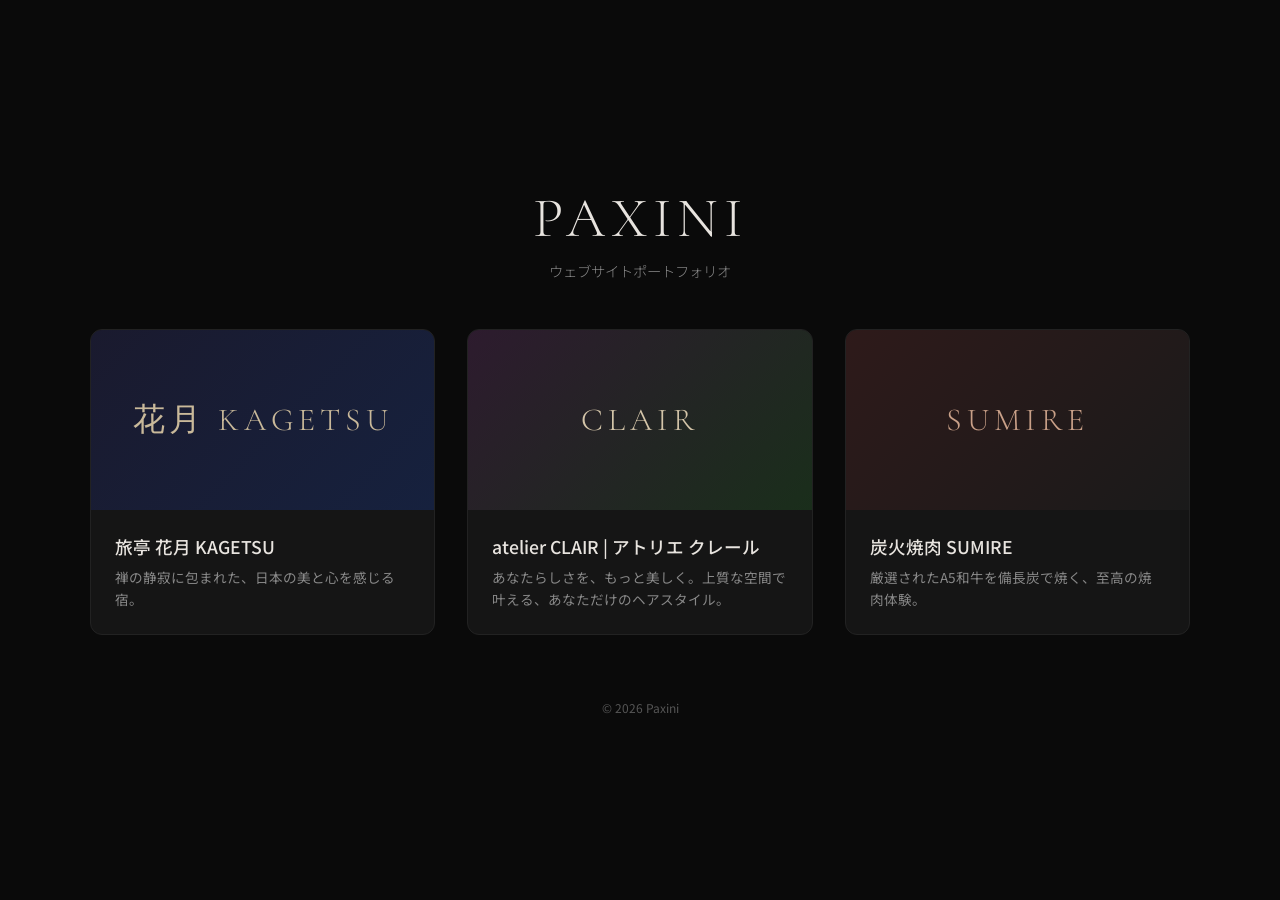
<file: index.html>
<!DOCTYPE html>
<html lang="ja">
<head>
  <meta charset="UTF-8">
  <meta name="viewport" content="width=device-width, initial-scale=1.0">
  <title>Paxini - ウェブサイトポートフォリオ</title>
  <link rel="preconnect" href="https://fonts.googleapis.com">
  <link rel="preconnect" href="https://fonts.gstatic.com" crossorigin>
  <link href="https://fonts.googleapis.com/css2?family=Noto+Sans+JP:wght@300;400;500;700&family=Cormorant+Garamond:wght@300;400;500;600&display=swap" rel="stylesheet">
  <style>
    *, *::before, *::after { margin: 0; padding: 0; box-sizing: border-box; }
    body {
      font-family: 'Noto Sans JP', sans-serif;
      background: #0a0a0a;
      color: #e8e4df;
      min-height: 100vh;
      display: flex;
      flex-direction: column;
      align-items: center;
      justify-content: center;
      padding: 2rem;
    }
    h1 {
      font-family: 'Cormorant Garamond', serif;
      font-weight: 300;
      font-size: clamp(2rem, 5vw, 3.5rem);
      letter-spacing: 0.1em;
      margin-bottom: 0.5rem;
      text-align: center;
    }
    .subtitle {
      font-weight: 300;
      font-size: 0.9rem;
      color: #888;
      margin-bottom: 3rem;
      text-align: center;
    }
    .grid {
      display: grid;
      grid-template-columns: repeat(auto-fit, minmax(300px, 1fr));
      gap: 2rem;
      max-width: 1100px;
      width: 100%;
    }
    .card {
      background: #151515;
      border: 1px solid #222;
      border-radius: 12px;
      overflow: hidden;
      transition: transform 0.3s ease, border-color 0.3s ease;
      text-decoration: none;
      color: inherit;
      display: block;
    }
    .card:hover {
      transform: translateY(-6px);
      border-color: #444;
    }
    .card-visual {
      height: 180px;
      display: flex;
      align-items: center;
      justify-content: center;
      font-family: 'Cormorant Garamond', serif;
      font-size: 2rem;
      font-weight: 300;
      letter-spacing: 0.15em;
    }
    .card-hotel .card-visual {
      background: linear-gradient(135deg, #1a1a2e, #16213e);
      color: #c9b99a;
    }
    .card-salon .card-visual {
      background: linear-gradient(135deg, #2d1b2e, #1a2e1b);
      color: #d4c5a9;
    }
    .card-yakiniku .card-visual {
      background: linear-gradient(135deg, #2e1a1a, #1a1a1a);
      color: #c9a088;
    }
    .card-body {
      padding: 1.5rem;
    }
    .card-body h2 {
      font-size: 1.1rem;
      font-weight: 500;
      margin-bottom: 0.5rem;
    }
    .card-body p {
      font-size: 0.85rem;
      color: #888;
      line-height: 1.6;
    }
    footer {
      margin-top: 4rem;
      font-size: 0.75rem;
      color: #555;
    }
  </style>
</head>
<body>
  <h1>PAXINI</h1>
  <p class="subtitle">ウェブサイトポートフォリオ</p>
  <div class="grid">
    <a class="card card-hotel" href="hotel_website/index.html">
      <div class="card-visual">花月 KAGETSU</div>
      <div class="card-body">
        <h2>旅亭 花月 KAGETSU</h2>
        <p>禅の静寂に包まれた、日本の美と心を感じる宿。</p>
      </div>
    </a>
    <a class="card card-salon" href="salon_website/index.html">
      <div class="card-visual">CLAIR</div>
      <div class="card-body">
        <h2>atelier CLAIR | アトリエ クレール</h2>
        <p>あなたらしさを、もっと美しく。上質な空間で叶える、あなただけのヘアスタイル。</p>
      </div>
    </a>
    <a class="card card-yakiniku" href="yakiniku_website/index.html">
      <div class="card-visual">SUMIRE</div>
      <div class="card-body">
        <h2>炭火焼肉 SUMIRE</h2>
        <p>厳選されたA5和牛を備長炭で焼く、至高の焼肉体験。</p>
      </div>
    </a>
  </div>
  <footer>&copy; 2026 Paxini</footer>
</body>
</html>
</file>
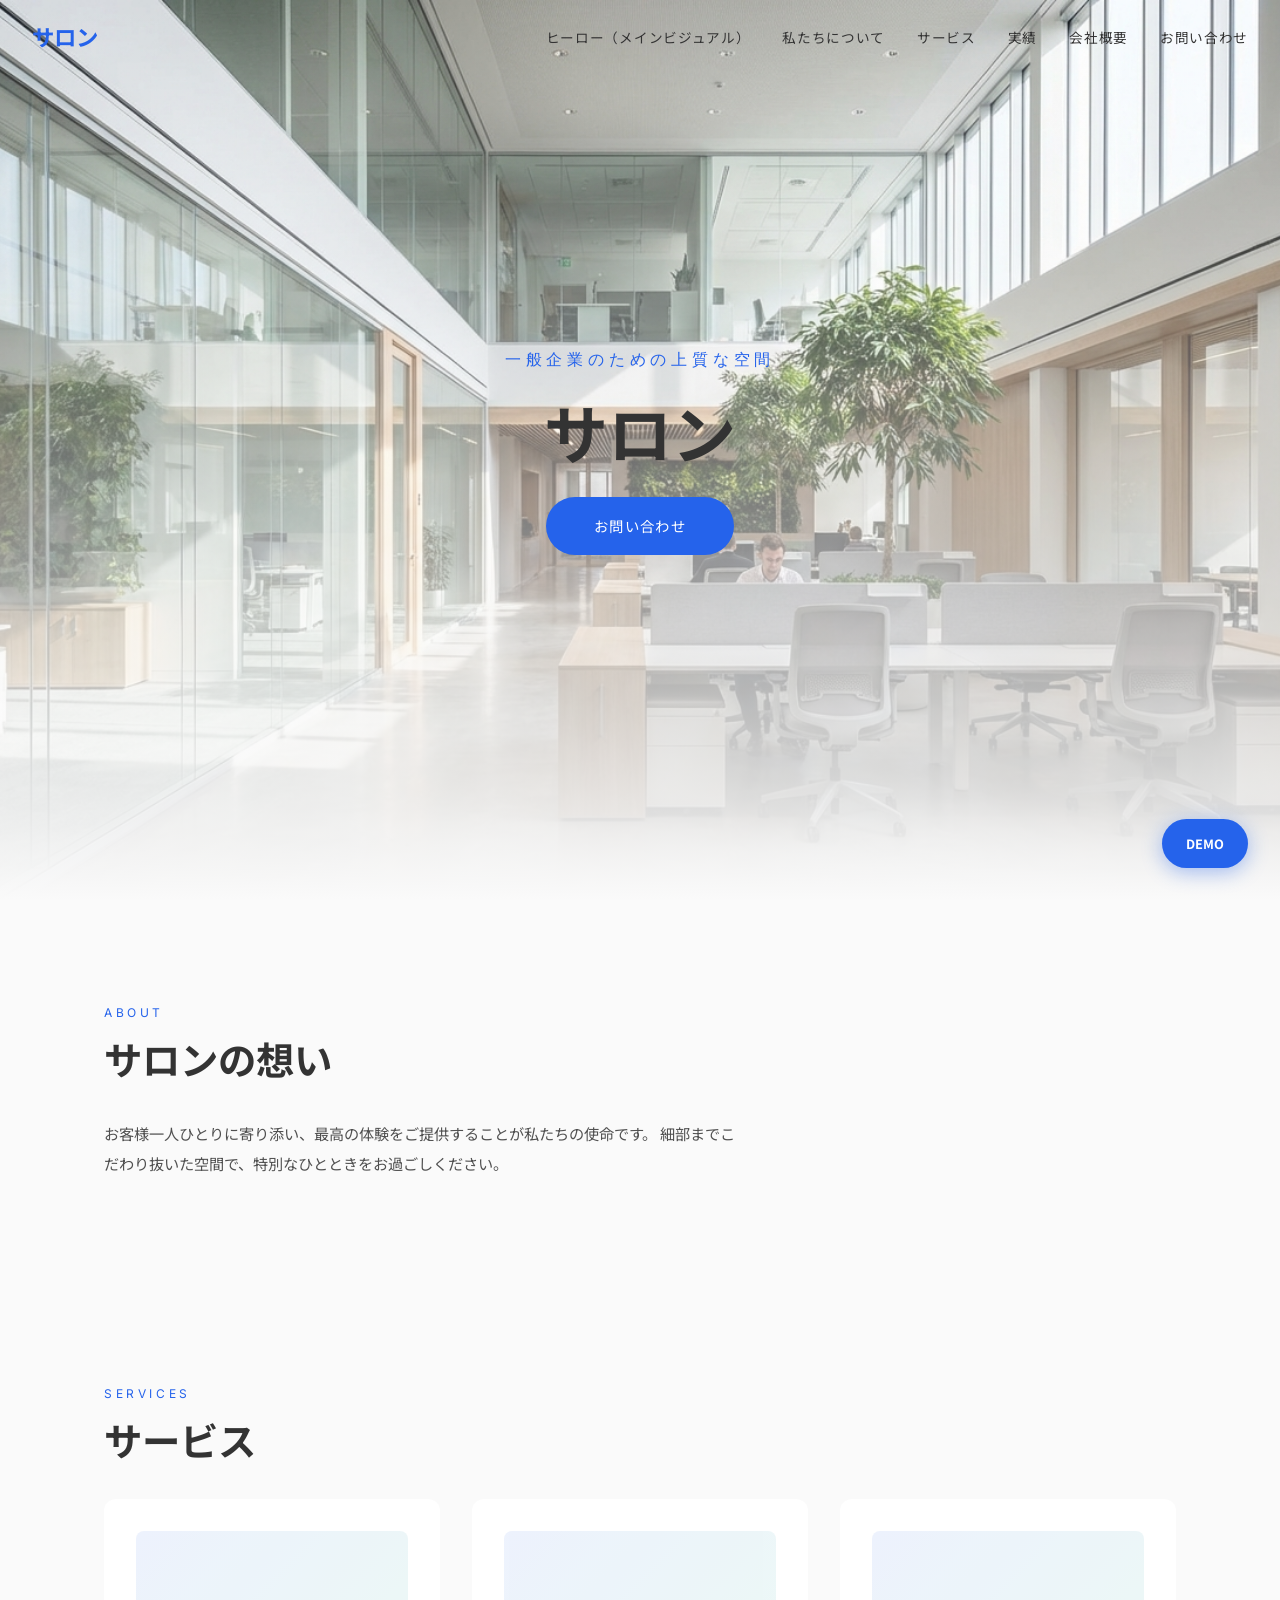
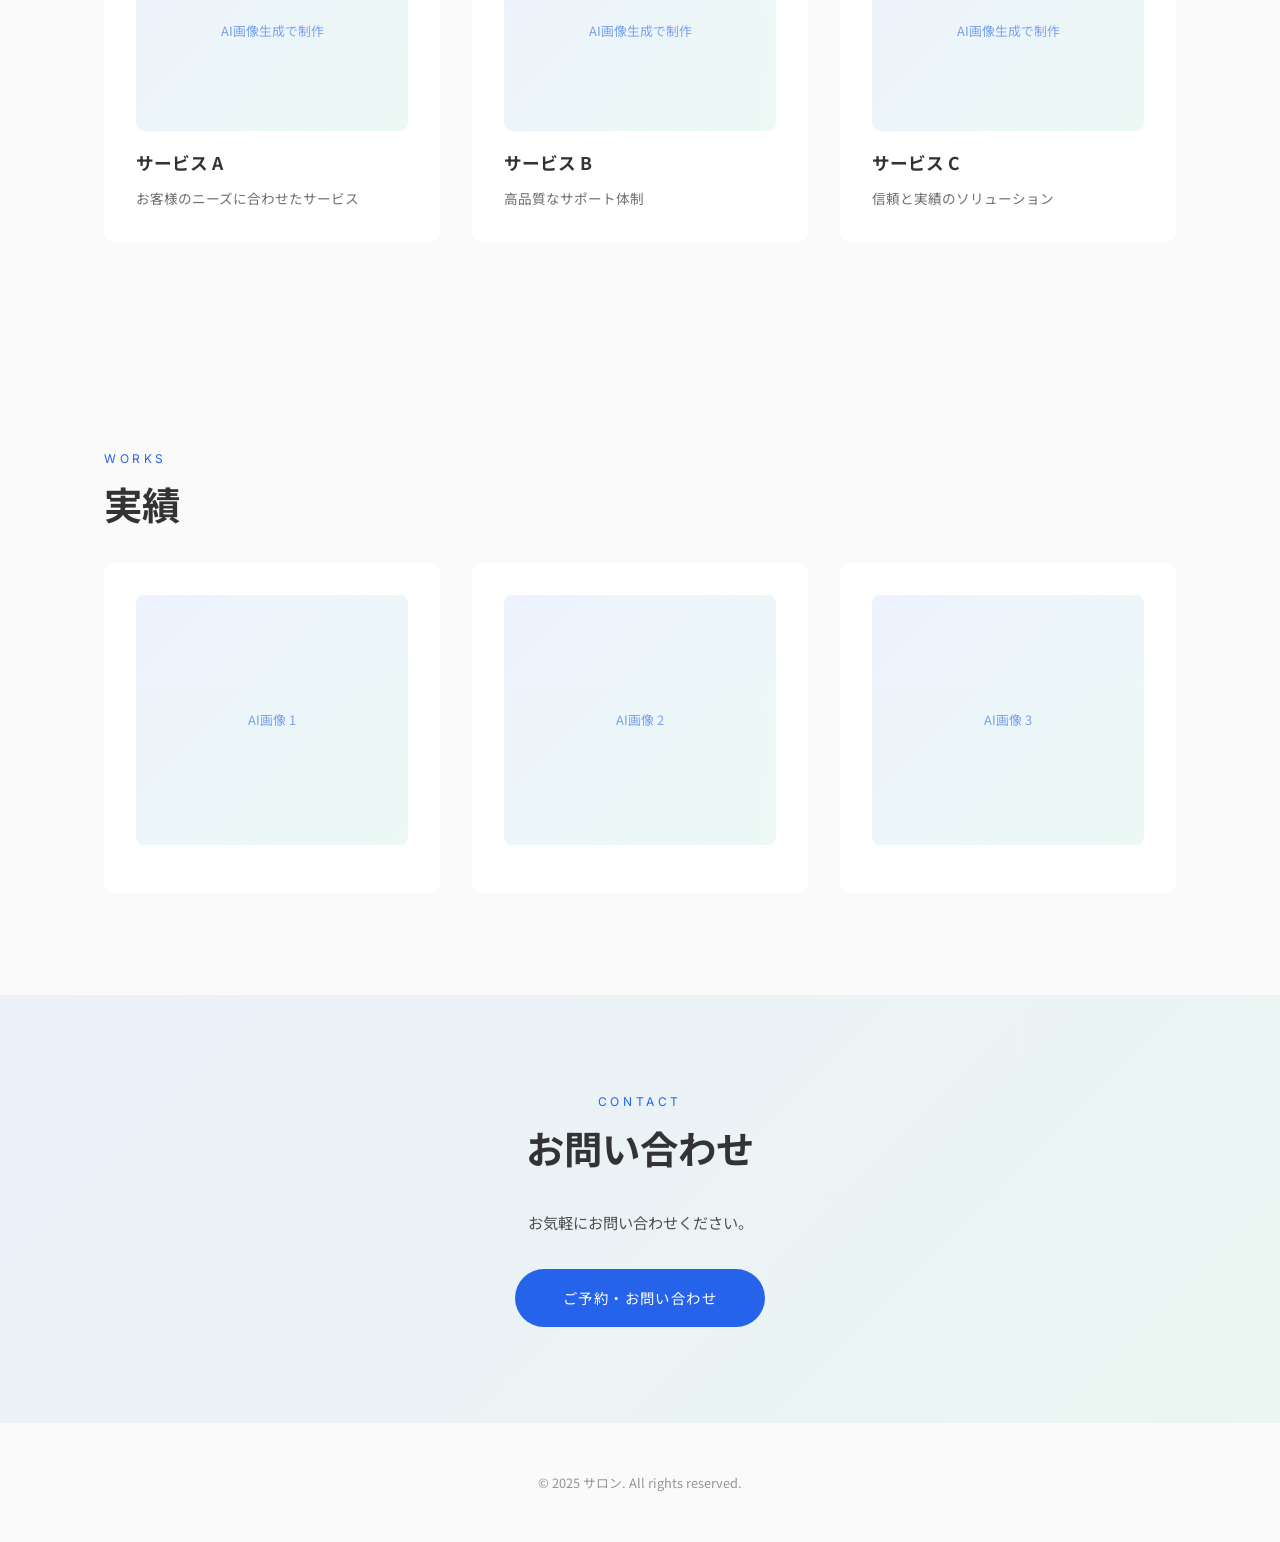
<file: coconala_pipeline/output/demo_4861773/index.html>
<!DOCTYPE html>
<html lang="ja">
<head>
<meta charset="UTF-8">
<meta name="viewport" content="width=device-width, initial-scale=1.0">
<title>サロン — Demo</title>
<link rel="preconnect" href="https://fonts.googleapis.com">
<link href="https://fonts.googleapis.com/css2?family=Noto+Sans+JP&family=Noto+Sans+JP:wght@300;400;500;700&family=Inter&display=swap" rel="stylesheet">
<style>
:root {
    --color-bg: #FAFAFA;
    --color-text: #333333;
    --color-accent: #2563EB;
    --color-accent2: #10B981;
    --color-surface: #FFFFFF;
    --font-display: 'Noto Sans JP', serif;
    --font-body: 'Noto Sans JP', sans-serif;
    --font-accent: 'Inter', sans-serif;
}
*, *::before, *::after { box-sizing: border-box; margin: 0; padding: 0; }
html { scroll-behavior: smooth; }
body {
    font-family: var(--font-body);
    background: var(--color-bg);
    color: var(--color-text);
    line-height: 1.8;
    overflow-x: hidden;
}

/* === NAV === */
.nav {
    position: fixed; top: 0; left: 0; right: 0; z-index: 100;
    padding: 1rem 2rem;
    display: flex; align-items: center; justify-content: space-between;
    transition: background 0.3s, box-shadow 0.3s;
}
.nav.scrolled {
    background: #FFFFFFee;
    backdrop-filter: blur(10px);
    box-shadow: 0 2px 20px rgba(0,0,0,0.08);
}
.nav-logo {
    font-family: var(--font-display);
    font-size: 1.4rem;
    font-weight: 700;
    color: var(--color-accent);
    text-decoration: none;
}
.nav-links { display: flex; gap: 2rem; list-style: none; }
.nav-links a {
    color: var(--color-text);
    text-decoration: none;
    font-size: 0.85rem;
    letter-spacing: 0.05em;
    transition: color 0.3s;
}
.nav-links a:hover { color: var(--color-accent); }

/* === HERO === */
.hero {
    min-height: 100vh;
    display: flex; align-items: center; justify-content: center;
    position: relative;
    background: linear-gradient(135deg, #FAFAFA, #FFFFFF);
    overflow: hidden;
}
.hero-overlay {
    position: absolute; inset: 0;
    background: linear-gradient(to bottom,
        #FAFAFA00 0%, #FAFAFA88 60%, #FAFAFA 100%);
    z-index: 1;
}
.hero-content {
    position: relative; z-index: 2;
    text-align: center;
    padding: 2rem;
}
.hero-subtitle {
    font-family: var(--font-accent);
    font-size: clamp(0.75rem, 1.5vw, 1rem);
    letter-spacing: 0.3em;
    color: var(--color-accent);
    margin-bottom: 1rem;
}
.hero-title {
    font-family: var(--font-display);
    font-size: clamp(2rem, 5vw, 4rem);
    font-weight: 700;
    line-height: 1.3;
    margin-bottom: 1.5rem;
}
.hero-cta {
    display: inline-block;
    padding: 1rem 3rem;
    background: var(--color-accent);
    color: #FFFFFF;
    text-decoration: none;
    font-size: 0.9rem;
    letter-spacing: 0.1em;
    border-radius: 50px;
    transition: transform 0.3s, box-shadow 0.3s;
}
.hero-cta:hover {
    transform: translateY(-2px);
    box-shadow: 0 8px 30px #2563EB44;
}

/* === SECTIONS === */
.section {
    padding: clamp(4rem, 8vw, 8rem) clamp(1rem, 5vw, 4rem);
    max-width: 1200px;
    margin: 0 auto;
}
.section-label {
    font-family: var(--font-accent);
    font-size: 0.75rem;
    letter-spacing: 0.3em;
    text-transform: uppercase;
    color: var(--color-accent);
    margin-bottom: 0.5rem;
}
.section-title {
    font-family: var(--font-display);
    font-size: clamp(1.5rem, 3vw, 2.5rem);
    margin-bottom: 2rem;
    line-height: 1.4;
}
.section-text {
    max-width: 640px;
    font-size: 0.95rem;
    line-height: 2;
    opacity: 0.85;
}

/* === GRID === */
.grid { display: grid; gap: 2rem; }
.grid-2 { grid-template-columns: repeat(auto-fit, minmax(280px, 1fr)); }
.grid-3 { grid-template-columns: repeat(auto-fit, minmax(220px, 1fr)); }

/* === CARD === */
.card {
    background: var(--color-surface);
    border-radius: 12px;
    padding: 2rem;
    transition: transform 0.3s, box-shadow 0.3s;
}
.card:hover {
    transform: translateY(-4px);
    box-shadow: 0 12px 40px rgba(0,0,0,0.1);
}
.card-img {
    width: 100%;
    height: 200px;
    background: linear-gradient(135deg, #2563EB22, #10B98122);
    border-radius: 8px;
    margin-bottom: 1rem;
    display: flex; align-items: center; justify-content: center;
    font-size: 0.8rem;
    color: var(--color-accent);
    opacity: 0.6;
}
.card-title {
    font-family: var(--font-display);
    font-size: 1.1rem;
    margin-bottom: 0.5rem;
}
.card-text { font-size: 0.85rem; opacity: 0.7; }

/* === CTA SECTION === */
.cta-section {
    text-align: center;
    padding: 6rem 2rem;
    background: linear-gradient(135deg, #2563EB11, #10B98111);
}

/* === FOOTER === */
.footer {
    text-align: center;
    padding: 3rem 2rem;
    font-size: 0.8rem;
    opacity: 0.5;
}

/* === DEMO BADGE === */
.demo-badge {
    position: fixed;
    bottom: 2rem; right: 2rem;
    background: var(--color-accent);
    color: white;
    padding: 0.8rem 1.5rem;
    border-radius: 50px;
    font-size: 0.8rem;
    font-weight: 700;
    box-shadow: 0 4px 20px #2563EB66;
    z-index: 1000;
    animation: pulse 2s infinite;
}
@keyframes pulse {
    0%, 100% { transform: scale(1); }
    50% { transform: scale(1.05); }
}

/* === RESPONSIVE === */
@media (max-width: 768px) {
    .nav-links { display: none; }
    .section { padding: 3rem 1.5rem; }
}

/* === REVEAL === */
.reveal {
    opacity: 0;
    transform: translateY(30px);
    transition: opacity 0.8s ease, transform 0.8s ease;
}
.reveal.visible {
    opacity: 1;
    transform: translateY(0);
}
</style>
</head>
<body>

<!-- NAV -->
<nav class="nav" id="nav">
    <a href="#" class="nav-logo">サロン</a>
    <ul class="nav-links">
        <li><a href="#hero">ヒーロー（メインビジュアル）</a></li> <li><a href="#about">私たちについて</a></li> <li><a href="#services">サービス</a></li> <li><a href="#works">実績</a></li> <li><a href="#company">会社概要</a></li> <li><a href="#contact">お問い合わせ</a></li>
    </ul>
</nav>


<!-- HERO -->
<section class="hero" id="hero">
    <img src="images/hero.png" alt="サロン" style="
        position:absolute; inset:0; width:100%; height:100%;
        object-fit:cover; z-index:0;">
    <div class="hero-overlay"></div>
    <div class="hero-content">
        <p class="hero-subtitle">一般企業のための上質な空間</p>
        <h1 class="hero-title">サロン</h1>
        <a href="#contact" class="hero-cta">お問い合わせ</a>
    </div>
</section>

<!-- 私たちについて -->
<section class="section" id="about">
    <div class="reveal">
        <p class="section-label">ABOUT</p>
        <h2 class="section-title">サロンの想い</h2>
        <p class="section-text">
            お客様一人ひとりに寄り添い、最高の体験をご提供することが私たちの使命です。
            細部までこだわり抜いた空間で、特別なひとときをお過ごしください。
        </p>
    </div>
</section>

<!-- サービス -->
<section class="section" id="services">
    <p class="section-label reveal">SERVICES</p>
    <h2 class="section-title reveal">サービス</h2>
    <div class="grid grid-3">
        
            <div class="card reveal">
                <div class="card-img">AI画像生成で制作</div>
                <h3 class="card-title">サービス A</h3>
                <p class="card-text">お客様のニーズに合わせたサービス</p>
            </div>

            <div class="card reveal">
                <div class="card-img">AI画像生成で制作</div>
                <h3 class="card-title">サービス B</h3>
                <p class="card-text">高品質なサポート体制</p>
            </div>

            <div class="card reveal">
                <div class="card-img">AI画像生成で制作</div>
                <h3 class="card-title">サービス C</h3>
                <p class="card-text">信頼と実績のソリューション</p>
            </div>
    </div>
</section>

<!-- 実績 -->
<section class="section" id="works">
    <p class="section-label reveal">WORKS</p>
    <h2 class="section-title reveal">実績</h2>
    <div class="grid grid-3">
        <div class="card reveal"><div class="card-img" style="height:250px">AI画像 1</div></div>
        <div class="card reveal"><div class="card-img" style="height:250px">AI画像 2</div></div>
        <div class="card reveal"><div class="card-img" style="height:250px">AI画像 3</div></div>
    </div>
</section>


<!-- CTA -->
<section class="cta-section" id="contact">
    <div class="reveal">
        <p class="section-label">CONTACT</p>
        <h2 class="section-title">お問い合わせ</h2>
        <p class="section-text" style="margin: 0 auto 2rem;">
            お気軽にお問い合わせください。
        </p>
        <a href="#" class="hero-cta">ご予約・お問い合わせ</a>
    </div>
</section>

<!-- FOOTER -->
<footer class="footer">
    <p>&copy; 2025 サロン. All rights reserved.</p>
</footer>

<!-- DEMO BADGE -->
<div class="demo-badge">DEMO</div>

<script>
// Scroll nav
window.addEventListener('scroll', () => {
    document.getElementById('nav').classList.toggle('scrolled', window.scrollY > 80);
});
// Reveal
const observer = new IntersectionObserver(entries => {
    entries.forEach(e => { if (e.isIntersecting) e.target.classList.add('visible'); });
}, { threshold: 0.15 });
document.querySelectorAll('.reveal').forEach(el => observer.observe(el));
</script>
</body>
</html>
</file>
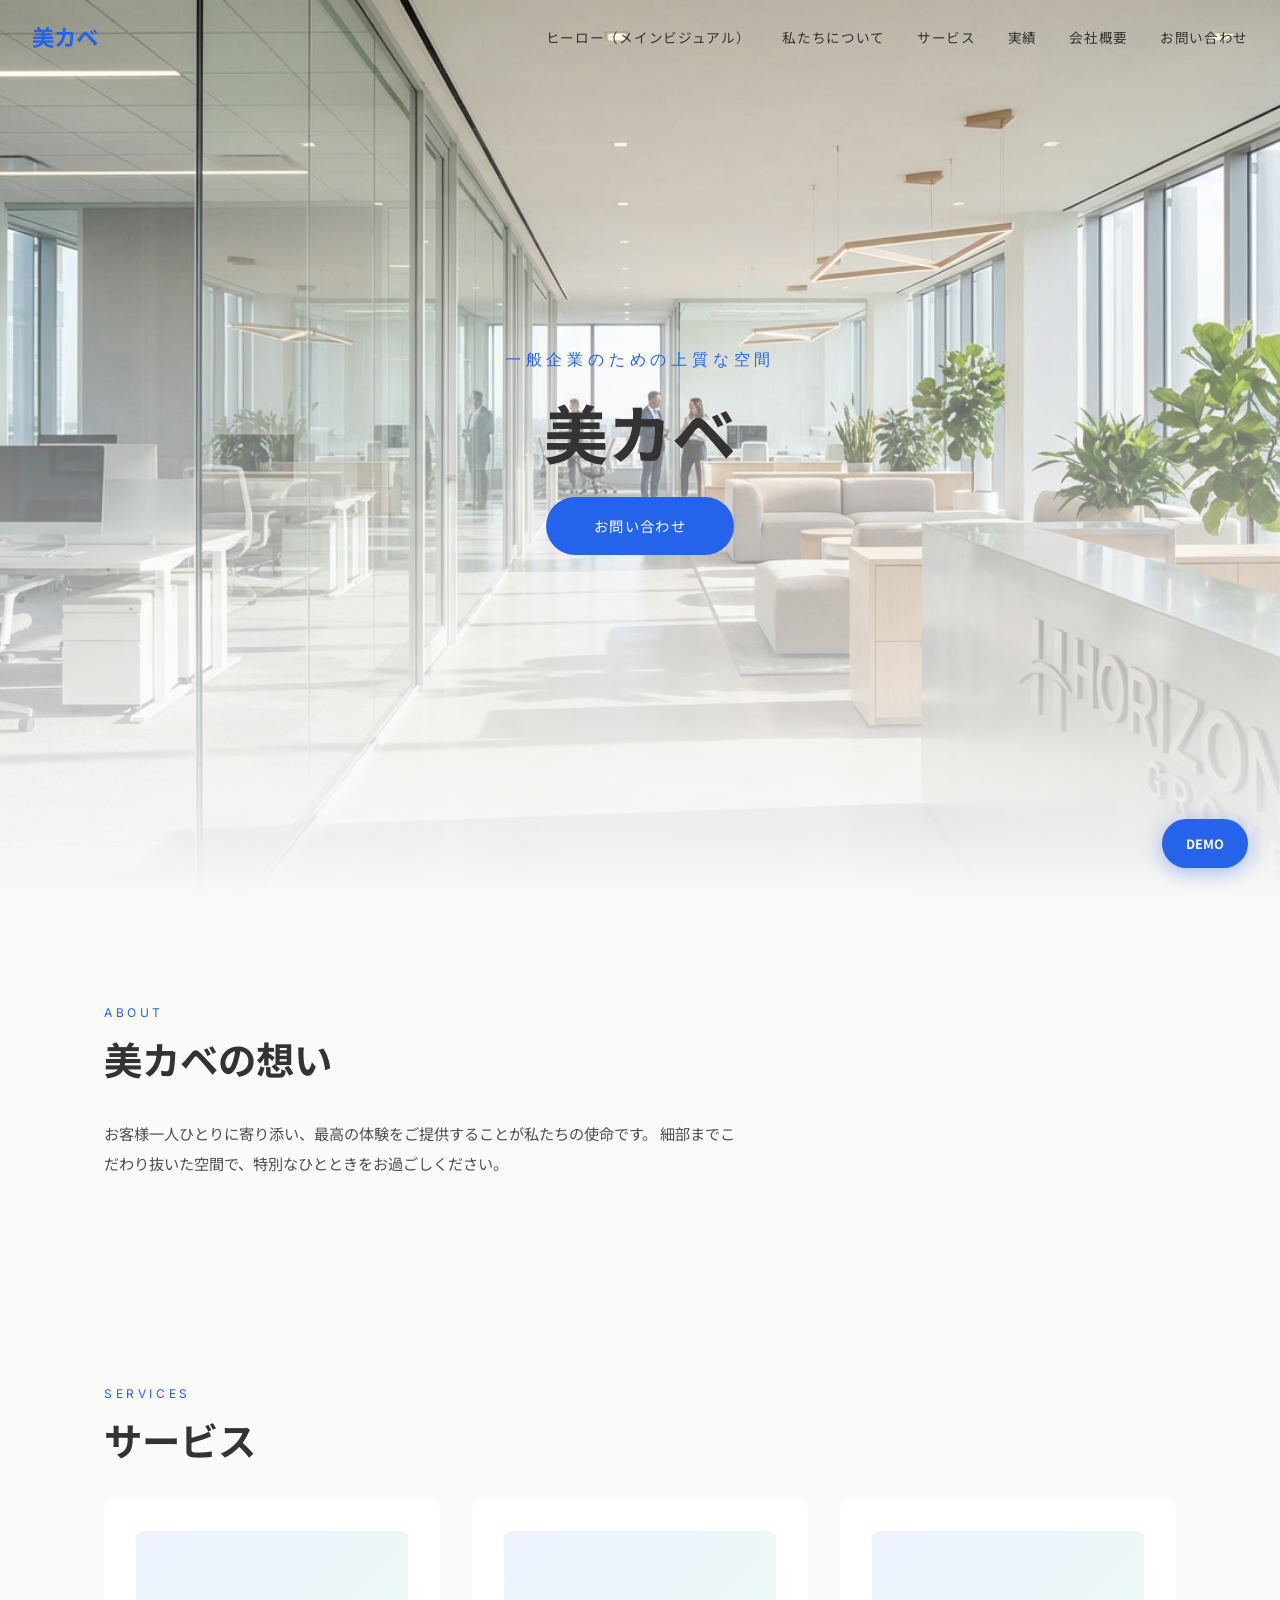
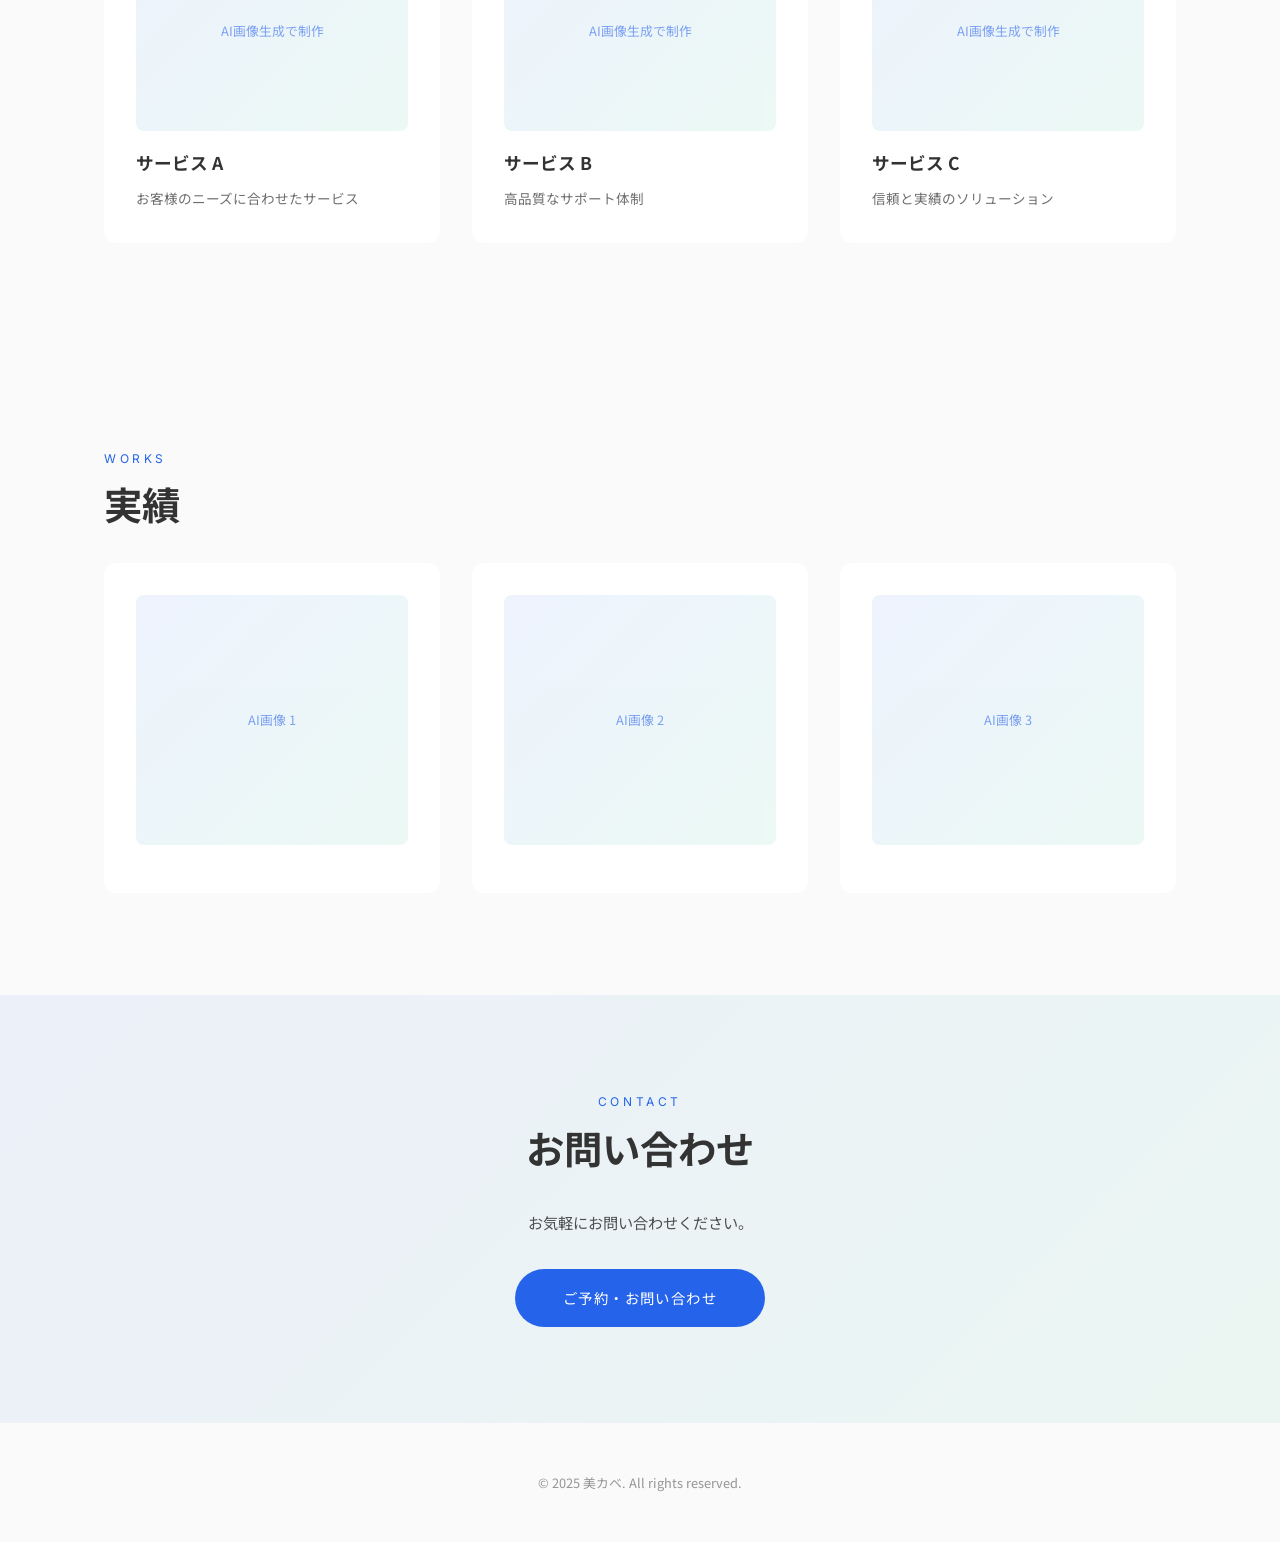
<file: coconala_pipeline/output/demo_4872943/index.html>
<!DOCTYPE html>
<html lang="ja">
<head>
<meta charset="UTF-8">
<meta name="viewport" content="width=device-width, initial-scale=1.0">
<title>美カベ — Demo</title>
<link rel="preconnect" href="https://fonts.googleapis.com">
<link href="https://fonts.googleapis.com/css2?family=Noto+Sans+JP&family=Noto+Sans+JP:wght@300;400;500;700&family=Inter&display=swap" rel="stylesheet">
<style>
:root {
    --color-bg: #FAFAFA;
    --color-text: #333333;
    --color-accent: #2563EB;
    --color-accent2: #10B981;
    --color-surface: #FFFFFF;
    --font-display: 'Noto Sans JP', serif;
    --font-body: 'Noto Sans JP', sans-serif;
    --font-accent: 'Inter', sans-serif;
}
*, *::before, *::after { box-sizing: border-box; margin: 0; padding: 0; }
html { scroll-behavior: smooth; }
body {
    font-family: var(--font-body);
    background: var(--color-bg);
    color: var(--color-text);
    line-height: 1.8;
    overflow-x: hidden;
}

/* === NAV === */
.nav {
    position: fixed; top: 0; left: 0; right: 0; z-index: 100;
    padding: 1rem 2rem;
    display: flex; align-items: center; justify-content: space-between;
    transition: background 0.3s, box-shadow 0.3s;
}
.nav.scrolled {
    background: #FFFFFFee;
    backdrop-filter: blur(10px);
    box-shadow: 0 2px 20px rgba(0,0,0,0.08);
}
.nav-logo {
    font-family: var(--font-display);
    font-size: 1.4rem;
    font-weight: 700;
    color: var(--color-accent);
    text-decoration: none;
}
.nav-links { display: flex; gap: 2rem; list-style: none; }
.nav-links a {
    color: var(--color-text);
    text-decoration: none;
    font-size: 0.85rem;
    letter-spacing: 0.05em;
    transition: color 0.3s;
}
.nav-links a:hover { color: var(--color-accent); }

/* === HERO === */
.hero {
    min-height: 100vh;
    display: flex; align-items: center; justify-content: center;
    position: relative;
    background: linear-gradient(135deg, #FAFAFA, #FFFFFF);
    overflow: hidden;
}
.hero-overlay {
    position: absolute; inset: 0;
    background: linear-gradient(to bottom,
        #FAFAFA00 0%, #FAFAFA88 60%, #FAFAFA 100%);
    z-index: 1;
}
.hero-content {
    position: relative; z-index: 2;
    text-align: center;
    padding: 2rem;
}
.hero-subtitle {
    font-family: var(--font-accent);
    font-size: clamp(0.75rem, 1.5vw, 1rem);
    letter-spacing: 0.3em;
    color: var(--color-accent);
    margin-bottom: 1rem;
}
.hero-title {
    font-family: var(--font-display);
    font-size: clamp(2rem, 5vw, 4rem);
    font-weight: 700;
    line-height: 1.3;
    margin-bottom: 1.5rem;
}
.hero-cta {
    display: inline-block;
    padding: 1rem 3rem;
    background: var(--color-accent);
    color: #FFFFFF;
    text-decoration: none;
    font-size: 0.9rem;
    letter-spacing: 0.1em;
    border-radius: 50px;
    transition: transform 0.3s, box-shadow 0.3s;
}
.hero-cta:hover {
    transform: translateY(-2px);
    box-shadow: 0 8px 30px #2563EB44;
}

/* === SECTIONS === */
.section {
    padding: clamp(4rem, 8vw, 8rem) clamp(1rem, 5vw, 4rem);
    max-width: 1200px;
    margin: 0 auto;
}
.section-label {
    font-family: var(--font-accent);
    font-size: 0.75rem;
    letter-spacing: 0.3em;
    text-transform: uppercase;
    color: var(--color-accent);
    margin-bottom: 0.5rem;
}
.section-title {
    font-family: var(--font-display);
    font-size: clamp(1.5rem, 3vw, 2.5rem);
    margin-bottom: 2rem;
    line-height: 1.4;
}
.section-text {
    max-width: 640px;
    font-size: 0.95rem;
    line-height: 2;
    opacity: 0.85;
}

/* === GRID === */
.grid { display: grid; gap: 2rem; }
.grid-2 { grid-template-columns: repeat(auto-fit, minmax(280px, 1fr)); }
.grid-3 { grid-template-columns: repeat(auto-fit, minmax(220px, 1fr)); }

/* === CARD === */
.card {
    background: var(--color-surface);
    border-radius: 12px;
    padding: 2rem;
    transition: transform 0.3s, box-shadow 0.3s;
}
.card:hover {
    transform: translateY(-4px);
    box-shadow: 0 12px 40px rgba(0,0,0,0.1);
}
.card-img {
    width: 100%;
    height: 200px;
    background: linear-gradient(135deg, #2563EB22, #10B98122);
    border-radius: 8px;
    margin-bottom: 1rem;
    display: flex; align-items: center; justify-content: center;
    font-size: 0.8rem;
    color: var(--color-accent);
    opacity: 0.6;
}
.card-title {
    font-family: var(--font-display);
    font-size: 1.1rem;
    margin-bottom: 0.5rem;
}
.card-text { font-size: 0.85rem; opacity: 0.7; }

/* === CTA SECTION === */
.cta-section {
    text-align: center;
    padding: 6rem 2rem;
    background: linear-gradient(135deg, #2563EB11, #10B98111);
}

/* === FOOTER === */
.footer {
    text-align: center;
    padding: 3rem 2rem;
    font-size: 0.8rem;
    opacity: 0.5;
}

/* === DEMO BADGE === */
.demo-badge {
    position: fixed;
    bottom: 2rem; right: 2rem;
    background: var(--color-accent);
    color: white;
    padding: 0.8rem 1.5rem;
    border-radius: 50px;
    font-size: 0.8rem;
    font-weight: 700;
    box-shadow: 0 4px 20px #2563EB66;
    z-index: 1000;
    animation: pulse 2s infinite;
}
@keyframes pulse {
    0%, 100% { transform: scale(1); }
    50% { transform: scale(1.05); }
}

/* === RESPONSIVE === */
@media (max-width: 768px) {
    .nav-links { display: none; }
    .section { padding: 3rem 1.5rem; }
}

/* === REVEAL === */
.reveal {
    opacity: 0;
    transform: translateY(30px);
    transition: opacity 0.8s ease, transform 0.8s ease;
}
.reveal.visible {
    opacity: 1;
    transform: translateY(0);
}
</style>
</head>
<body>

<!-- NAV -->
<nav class="nav" id="nav">
    <a href="#" class="nav-logo">美カベ</a>
    <ul class="nav-links">
        <li><a href="#hero">ヒーロー（メインビジュアル）</a></li> <li><a href="#about">私たちについて</a></li> <li><a href="#services">サービス</a></li> <li><a href="#works">実績</a></li> <li><a href="#company">会社概要</a></li> <li><a href="#contact">お問い合わせ</a></li>
    </ul>
</nav>


<!-- HERO -->
<section class="hero" id="hero">
    <img src="images/hero.png" alt="美カベ" style="
        position:absolute; inset:0; width:100%; height:100%;
        object-fit:cover; z-index:0;">
    <div class="hero-overlay"></div>
    <div class="hero-content">
        <p class="hero-subtitle">一般企業のための上質な空間</p>
        <h1 class="hero-title">美カベ</h1>
        <a href="#contact" class="hero-cta">お問い合わせ</a>
    </div>
</section>

<!-- 私たちについて -->
<section class="section" id="about">
    <div class="reveal">
        <p class="section-label">ABOUT</p>
        <h2 class="section-title">美カベの想い</h2>
        <p class="section-text">
            お客様一人ひとりに寄り添い、最高の体験をご提供することが私たちの使命です。
            細部までこだわり抜いた空間で、特別なひとときをお過ごしください。
        </p>
    </div>
</section>

<!-- サービス -->
<section class="section" id="services">
    <p class="section-label reveal">SERVICES</p>
    <h2 class="section-title reveal">サービス</h2>
    <div class="grid grid-3">
        
            <div class="card reveal">
                <div class="card-img">AI画像生成で制作</div>
                <h3 class="card-title">サービス A</h3>
                <p class="card-text">お客様のニーズに合わせたサービス</p>
            </div>

            <div class="card reveal">
                <div class="card-img">AI画像生成で制作</div>
                <h3 class="card-title">サービス B</h3>
                <p class="card-text">高品質なサポート体制</p>
            </div>

            <div class="card reveal">
                <div class="card-img">AI画像生成で制作</div>
                <h3 class="card-title">サービス C</h3>
                <p class="card-text">信頼と実績のソリューション</p>
            </div>
    </div>
</section>

<!-- 実績 -->
<section class="section" id="works">
    <p class="section-label reveal">WORKS</p>
    <h2 class="section-title reveal">実績</h2>
    <div class="grid grid-3">
        <div class="card reveal"><div class="card-img" style="height:250px">AI画像 1</div></div>
        <div class="card reveal"><div class="card-img" style="height:250px">AI画像 2</div></div>
        <div class="card reveal"><div class="card-img" style="height:250px">AI画像 3</div></div>
    </div>
</section>


<!-- CTA -->
<section class="cta-section" id="contact">
    <div class="reveal">
        <p class="section-label">CONTACT</p>
        <h2 class="section-title">お問い合わせ</h2>
        <p class="section-text" style="margin: 0 auto 2rem;">
            お気軽にお問い合わせください。
        </p>
        <a href="#" class="hero-cta">ご予約・お問い合わせ</a>
    </div>
</section>

<!-- FOOTER -->
<footer class="footer">
    <p>&copy; 2025 美カベ. All rights reserved.</p>
</footer>

<!-- DEMO BADGE -->
<div class="demo-badge">DEMO</div>

<script>
// Scroll nav
window.addEventListener('scroll', () => {
    document.getElementById('nav').classList.toggle('scrolled', window.scrollY > 80);
});
// Reveal
const observer = new IntersectionObserver(entries => {
    entries.forEach(e => { if (e.isIntersecting) e.target.classList.add('visible'); });
}, { threshold: 0.15 });
document.querySelectorAll('.reveal').forEach(el => observer.observe(el));
</script>
</body>
</html>
</file>
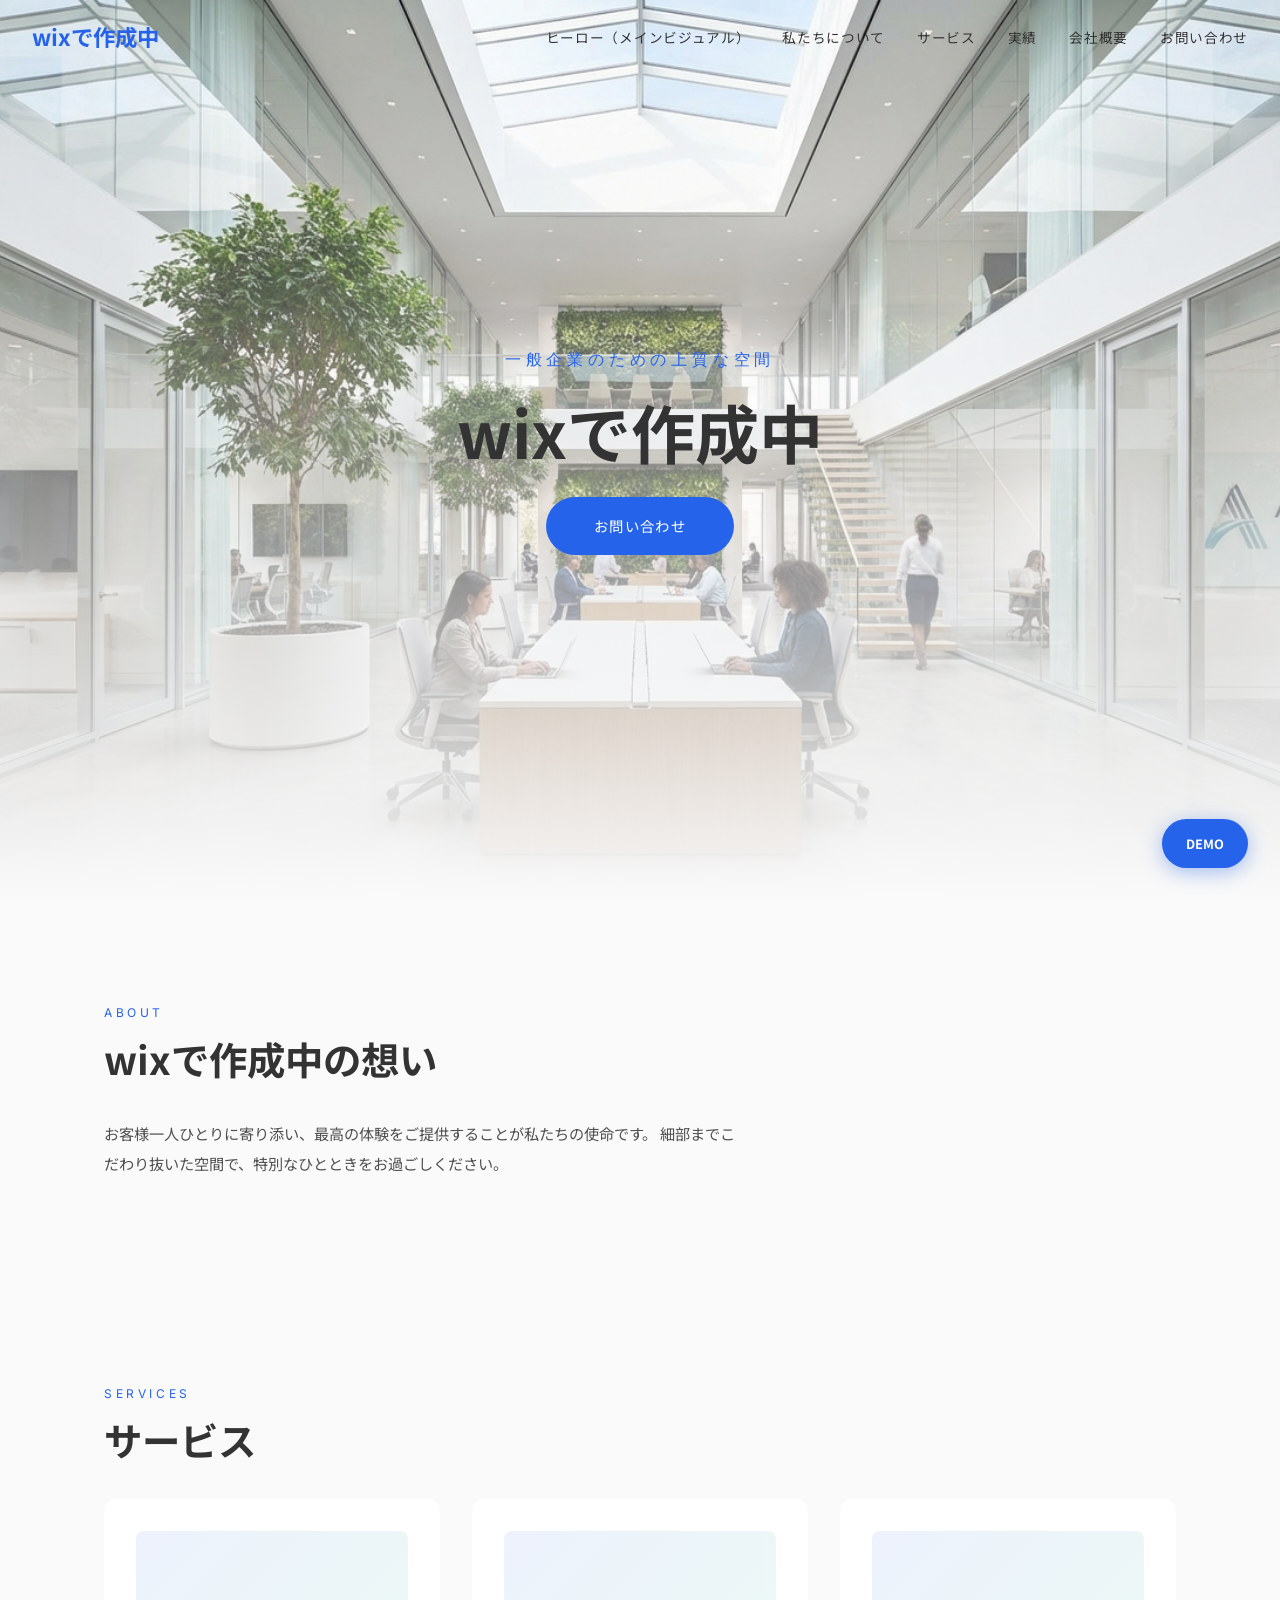
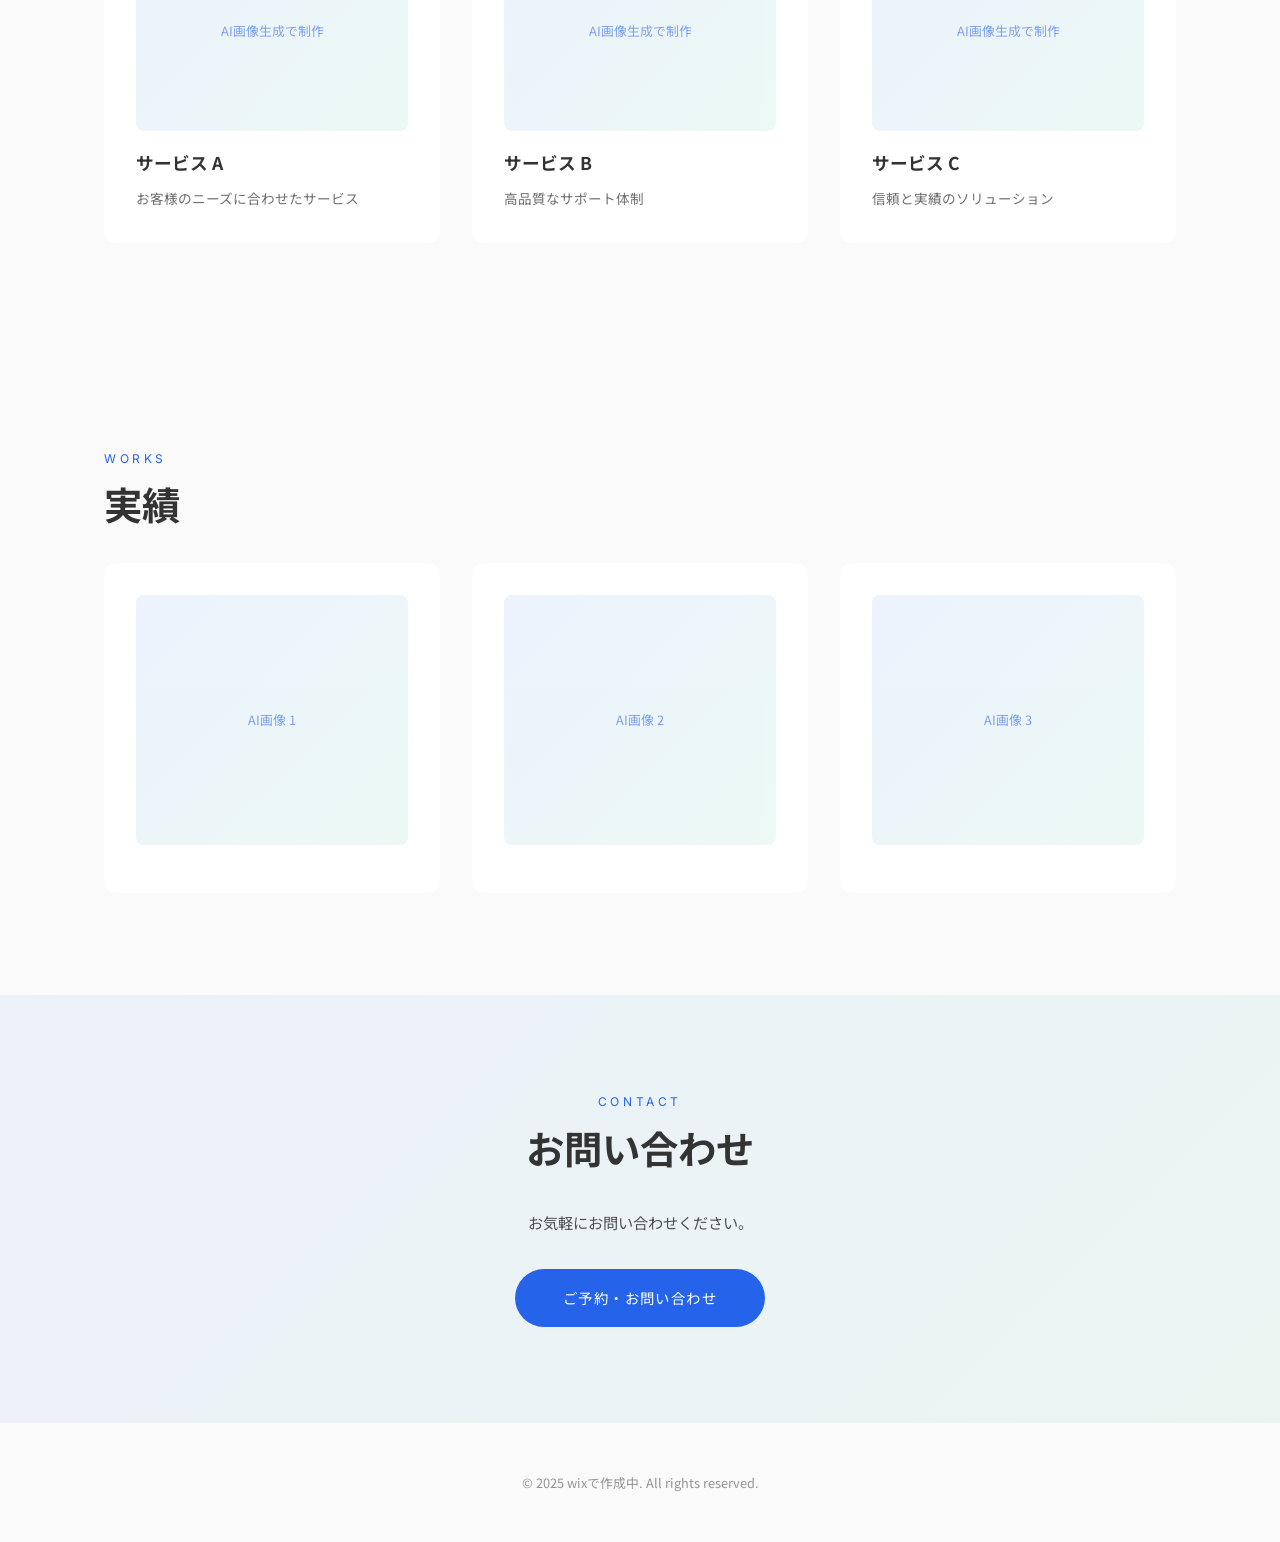
<file: coconala_pipeline/output/demo_4877363/index.html>
<!DOCTYPE html>
<html lang="ja">
<head>
<meta charset="UTF-8">
<meta name="viewport" content="width=device-width, initial-scale=1.0">
<title>wixで作成中 — Demo</title>
<link rel="preconnect" href="https://fonts.googleapis.com">
<link href="https://fonts.googleapis.com/css2?family=Noto+Sans+JP&family=Noto+Sans+JP:wght@300;400;500;700&family=Inter&display=swap" rel="stylesheet">
<style>
:root {
    --color-bg: #FAFAFA;
    --color-text: #333333;
    --color-accent: #2563EB;
    --color-accent2: #10B981;
    --color-surface: #FFFFFF;
    --font-display: 'Noto Sans JP', serif;
    --font-body: 'Noto Sans JP', sans-serif;
    --font-accent: 'Inter', sans-serif;
}
*, *::before, *::after { box-sizing: border-box; margin: 0; padding: 0; }
html { scroll-behavior: smooth; }
body {
    font-family: var(--font-body);
    background: var(--color-bg);
    color: var(--color-text);
    line-height: 1.8;
    overflow-x: hidden;
}

/* === NAV === */
.nav {
    position: fixed; top: 0; left: 0; right: 0; z-index: 100;
    padding: 1rem 2rem;
    display: flex; align-items: center; justify-content: space-between;
    transition: background 0.3s, box-shadow 0.3s;
}
.nav.scrolled {
    background: #FFFFFFee;
    backdrop-filter: blur(10px);
    box-shadow: 0 2px 20px rgba(0,0,0,0.08);
}
.nav-logo {
    font-family: var(--font-display);
    font-size: 1.4rem;
    font-weight: 700;
    color: var(--color-accent);
    text-decoration: none;
}
.nav-links { display: flex; gap: 2rem; list-style: none; }
.nav-links a {
    color: var(--color-text);
    text-decoration: none;
    font-size: 0.85rem;
    letter-spacing: 0.05em;
    transition: color 0.3s;
}
.nav-links a:hover { color: var(--color-accent); }

/* === HERO === */
.hero {
    min-height: 100vh;
    display: flex; align-items: center; justify-content: center;
    position: relative;
    background: linear-gradient(135deg, #FAFAFA, #FFFFFF);
    overflow: hidden;
}
.hero-overlay {
    position: absolute; inset: 0;
    background: linear-gradient(to bottom,
        #FAFAFA00 0%, #FAFAFA88 60%, #FAFAFA 100%);
    z-index: 1;
}
.hero-content {
    position: relative; z-index: 2;
    text-align: center;
    padding: 2rem;
}
.hero-subtitle {
    font-family: var(--font-accent);
    font-size: clamp(0.75rem, 1.5vw, 1rem);
    letter-spacing: 0.3em;
    color: var(--color-accent);
    margin-bottom: 1rem;
}
.hero-title {
    font-family: var(--font-display);
    font-size: clamp(2rem, 5vw, 4rem);
    font-weight: 700;
    line-height: 1.3;
    margin-bottom: 1.5rem;
}
.hero-cta {
    display: inline-block;
    padding: 1rem 3rem;
    background: var(--color-accent);
    color: #FFFFFF;
    text-decoration: none;
    font-size: 0.9rem;
    letter-spacing: 0.1em;
    border-radius: 50px;
    transition: transform 0.3s, box-shadow 0.3s;
}
.hero-cta:hover {
    transform: translateY(-2px);
    box-shadow: 0 8px 30px #2563EB44;
}

/* === SECTIONS === */
.section {
    padding: clamp(4rem, 8vw, 8rem) clamp(1rem, 5vw, 4rem);
    max-width: 1200px;
    margin: 0 auto;
}
.section-label {
    font-family: var(--font-accent);
    font-size: 0.75rem;
    letter-spacing: 0.3em;
    text-transform: uppercase;
    color: var(--color-accent);
    margin-bottom: 0.5rem;
}
.section-title {
    font-family: var(--font-display);
    font-size: clamp(1.5rem, 3vw, 2.5rem);
    margin-bottom: 2rem;
    line-height: 1.4;
}
.section-text {
    max-width: 640px;
    font-size: 0.95rem;
    line-height: 2;
    opacity: 0.85;
}

/* === GRID === */
.grid { display: grid; gap: 2rem; }
.grid-2 { grid-template-columns: repeat(auto-fit, minmax(280px, 1fr)); }
.grid-3 { grid-template-columns: repeat(auto-fit, minmax(220px, 1fr)); }

/* === CARD === */
.card {
    background: var(--color-surface);
    border-radius: 12px;
    padding: 2rem;
    transition: transform 0.3s, box-shadow 0.3s;
}
.card:hover {
    transform: translateY(-4px);
    box-shadow: 0 12px 40px rgba(0,0,0,0.1);
}
.card-img {
    width: 100%;
    height: 200px;
    background: linear-gradient(135deg, #2563EB22, #10B98122);
    border-radius: 8px;
    margin-bottom: 1rem;
    display: flex; align-items: center; justify-content: center;
    font-size: 0.8rem;
    color: var(--color-accent);
    opacity: 0.6;
}
.card-title {
    font-family: var(--font-display);
    font-size: 1.1rem;
    margin-bottom: 0.5rem;
}
.card-text { font-size: 0.85rem; opacity: 0.7; }

/* === CTA SECTION === */
.cta-section {
    text-align: center;
    padding: 6rem 2rem;
    background: linear-gradient(135deg, #2563EB11, #10B98111);
}

/* === FOOTER === */
.footer {
    text-align: center;
    padding: 3rem 2rem;
    font-size: 0.8rem;
    opacity: 0.5;
}

/* === DEMO BADGE === */
.demo-badge {
    position: fixed;
    bottom: 2rem; right: 2rem;
    background: var(--color-accent);
    color: white;
    padding: 0.8rem 1.5rem;
    border-radius: 50px;
    font-size: 0.8rem;
    font-weight: 700;
    box-shadow: 0 4px 20px #2563EB66;
    z-index: 1000;
    animation: pulse 2s infinite;
}
@keyframes pulse {
    0%, 100% { transform: scale(1); }
    50% { transform: scale(1.05); }
}

/* === RESPONSIVE === */
@media (max-width: 768px) {
    .nav-links { display: none; }
    .section { padding: 3rem 1.5rem; }
}

/* === REVEAL === */
.reveal {
    opacity: 0;
    transform: translateY(30px);
    transition: opacity 0.8s ease, transform 0.8s ease;
}
.reveal.visible {
    opacity: 1;
    transform: translateY(0);
}
</style>
</head>
<body>

<!-- NAV -->
<nav class="nav" id="nav">
    <a href="#" class="nav-logo">wixで作成中</a>
    <ul class="nav-links">
        <li><a href="#hero">ヒーロー（メインビジュアル）</a></li> <li><a href="#about">私たちについて</a></li> <li><a href="#services">サービス</a></li> <li><a href="#works">実績</a></li> <li><a href="#company">会社概要</a></li> <li><a href="#contact">お問い合わせ</a></li>
    </ul>
</nav>


<!-- HERO -->
<section class="hero" id="hero">
    <img src="images/hero.png" alt="wixで作成中" style="
        position:absolute; inset:0; width:100%; height:100%;
        object-fit:cover; z-index:0;">
    <div class="hero-overlay"></div>
    <div class="hero-content">
        <p class="hero-subtitle">一般企業のための上質な空間</p>
        <h1 class="hero-title">wixで作成中</h1>
        <a href="#contact" class="hero-cta">お問い合わせ</a>
    </div>
</section>

<!-- 私たちについて -->
<section class="section" id="about">
    <div class="reveal">
        <p class="section-label">ABOUT</p>
        <h2 class="section-title">wixで作成中の想い</h2>
        <p class="section-text">
            お客様一人ひとりに寄り添い、最高の体験をご提供することが私たちの使命です。
            細部までこだわり抜いた空間で、特別なひとときをお過ごしください。
        </p>
    </div>
</section>

<!-- サービス -->
<section class="section" id="services">
    <p class="section-label reveal">SERVICES</p>
    <h2 class="section-title reveal">サービス</h2>
    <div class="grid grid-3">
        
            <div class="card reveal">
                <div class="card-img">AI画像生成で制作</div>
                <h3 class="card-title">サービス A</h3>
                <p class="card-text">お客様のニーズに合わせたサービス</p>
            </div>

            <div class="card reveal">
                <div class="card-img">AI画像生成で制作</div>
                <h3 class="card-title">サービス B</h3>
                <p class="card-text">高品質なサポート体制</p>
            </div>

            <div class="card reveal">
                <div class="card-img">AI画像生成で制作</div>
                <h3 class="card-title">サービス C</h3>
                <p class="card-text">信頼と実績のソリューション</p>
            </div>
    </div>
</section>

<!-- 実績 -->
<section class="section" id="works">
    <p class="section-label reveal">WORKS</p>
    <h2 class="section-title reveal">実績</h2>
    <div class="grid grid-3">
        <div class="card reveal"><div class="card-img" style="height:250px">AI画像 1</div></div>
        <div class="card reveal"><div class="card-img" style="height:250px">AI画像 2</div></div>
        <div class="card reveal"><div class="card-img" style="height:250px">AI画像 3</div></div>
    </div>
</section>


<!-- CTA -->
<section class="cta-section" id="contact">
    <div class="reveal">
        <p class="section-label">CONTACT</p>
        <h2 class="section-title">お問い合わせ</h2>
        <p class="section-text" style="margin: 0 auto 2rem;">
            お気軽にお問い合わせください。
        </p>
        <a href="#" class="hero-cta">ご予約・お問い合わせ</a>
    </div>
</section>

<!-- FOOTER -->
<footer class="footer">
    <p>&copy; 2025 wixで作成中. All rights reserved.</p>
</footer>

<!-- DEMO BADGE -->
<div class="demo-badge">DEMO</div>

<script>
// Scroll nav
window.addEventListener('scroll', () => {
    document.getElementById('nav').classList.toggle('scrolled', window.scrollY > 80);
});
// Reveal
const observer = new IntersectionObserver(entries => {
    entries.forEach(e => { if (e.isIntersecting) e.target.classList.add('visible'); });
}, { threshold: 0.15 });
document.querySelectorAll('.reveal').forEach(el => observer.observe(el));
</script>
</body>
</html>
</file>
